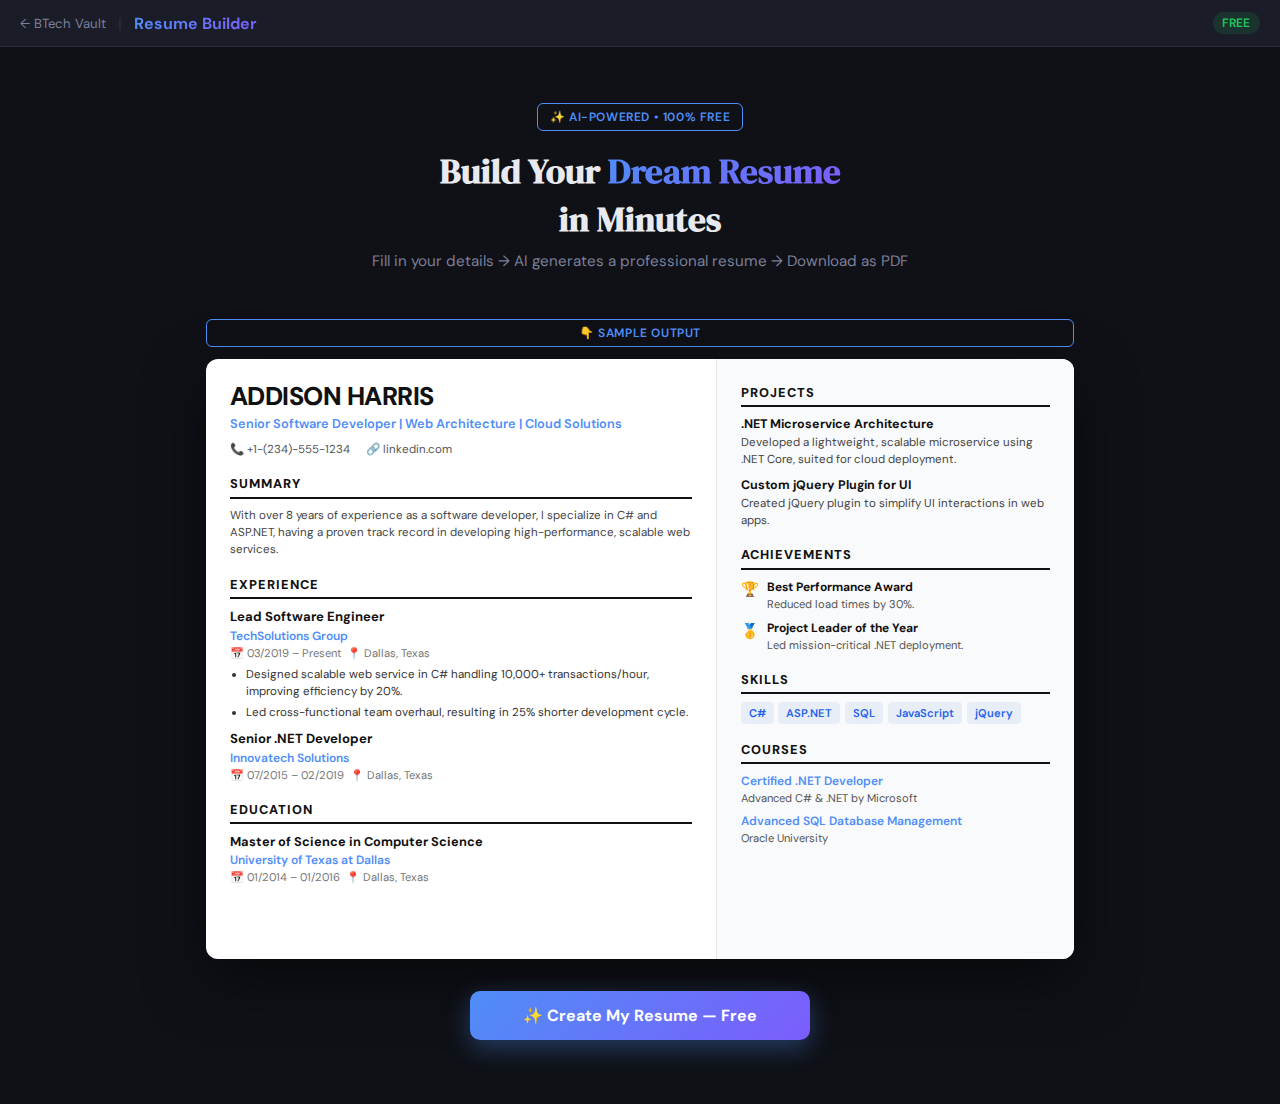
<file: resume-builder.html>
<!DOCTYPE html>
<html lang="en">
<head>
<meta charset="UTF-8"/>
<meta name="viewport" content="width=device-width, initial-scale=1.0"/>
<title>Free Resume Builder — BTech Vault</title>
<link href="https://fonts.googleapis.com/css2?family=DM+Sans:wght@400;500;600;700&family=DM+Serif+Display&display=swap" rel="stylesheet">
<style>
:root {
  --bg: #0f1117;
  --surface: #1a1d27;
  --card: #1f2335;
  --border: #2a2d3e;
  --accent: #4f8ef7;
  --accent2: #7c5cfc;
  --text: #e8eaf0;
  --muted: #7b7f99;
  --success: #22c55e;
  --font: 'DM Sans', sans-serif;
}
* { margin:0; padding:0; box-sizing:border-box; }
body { font-family:var(--font); background:var(--bg); color:var(--text); min-height:100vh; }

/* ── HEADER ── */
.header {
  background:var(--surface);
  border-bottom:1px solid var(--border);
  padding:0.75rem 1.25rem;
  display:flex; align-items:center; gap:0.75rem;
}
.header a { color:var(--muted); font-size:0.82rem; text-decoration:none; }
.header a:hover { color:var(--accent); }
.logo { font-weight:700; font-size:1rem; background:linear-gradient(135deg,var(--accent),var(--accent2)); -webkit-background-clip:text; -webkit-text-fill-color:transparent; }

/* ── STEPS ── */
#app { max-width:900px; margin:0 auto; padding:1.5rem 1rem 4rem; }

.step { display:none; }
.step.active { display:block; animation:fadeIn 0.3s ease; }
@keyframes fadeIn { from{opacity:0;transform:translateY(12px)} to{opacity:1;transform:translateY(0)} }

/* ── HERO (Step 0) ── */
.hero { text-align:center; padding:2rem 0 1rem; }
.hero h1 { font-family:'DM Serif Display'; font-size:2.2rem; margin-bottom:0.5rem; }
.hero h1 span { background:linear-gradient(135deg,var(--accent),var(--accent2)); -webkit-background-clip:text; -webkit-text-fill-color:transparent; }
.hero p { color:var(--muted); font-size:0.95rem; margin-bottom:2rem; }

.demo-badge {
  display:inline-block;
  background:linear-gradient(135deg,var(--accent)22,var(--accent2)22);
  border:1px solid var(--accent);
  border-radius:6px;
  padding:0.3rem 0.75rem;
  font-size:0.75rem;
  color:var(--accent);
  font-weight:600;
  margin-bottom:1rem;
  letter-spacing:0.05em;
}

/* ── DEMO RESUME PREVIEW ── */
.demo-wrap {
  background:#fff;
  border-radius:12px;
  overflow:hidden;
  box-shadow:0 20px 60px rgba(0,0,0,0.5);
  margin-bottom:2rem;
  font-family:'DM Sans',sans-serif;
  color:#1a1a2e;
  font-size:0.78rem;
  line-height:1.5;
}
.resume-inner { display:grid; grid-template-columns:1fr 0.7fr; min-height:600px; }
.resume-left { padding:1.5rem; border-right:1px solid #e5e7eb; }
.resume-right { padding:1.5rem; background:#f9fafb; }

.r-name { font-size:1.6rem; font-weight:800; color:#111; letter-spacing:-0.02em; text-transform:uppercase; line-height:1.1; }
.r-title { color:#4f8ef7; font-weight:600; font-size:0.8rem; margin:0.2rem 0 0.5rem; }
.r-contact { display:flex; gap:1rem; font-size:0.72rem; color:#555; margin-bottom:1rem; }
.r-section { margin-bottom:1rem; }
.r-section-title { font-size:0.8rem; font-weight:800; text-transform:uppercase; letter-spacing:0.08em; color:#111; border-bottom:2px solid #111; padding-bottom:0.2rem; margin-bottom:0.5rem; }
.r-job-title { font-size:0.82rem; font-weight:700; color:#111; }
.r-company { color:#4f8ef7; font-size:0.75rem; font-weight:600; }
.r-meta { font-size:0.7rem; color:#777; margin-bottom:0.3rem; }
.r-bullets { list-style:disc; padding-left:1rem; }
.r-bullets li { font-size:0.72rem; color:#333; margin-bottom:0.2rem; }
.r-proj-title { font-size:0.78rem; font-weight:700; color:#111; }
.r-proj-desc { font-size:0.72rem; color:#444; margin-bottom:0.5rem; }
.r-skill-row { display:flex; flex-wrap:wrap; gap:0.3rem; margin-bottom:0.3rem; }
.r-skill { background:#e8eef8; border-radius:4px; padding:0.15rem 0.5rem; font-size:0.7rem; font-weight:600; color:#2563eb; }
.r-ach { display:flex; gap:0.5rem; margin-bottom:0.4rem; align-items:flex-start; }
.r-ach-icon { font-size:0.9rem; flex-shrink:0; margin-top:0.1rem; }
.r-ach-title { font-size:0.75rem; font-weight:700; color:#111; }
.r-ach-desc { font-size:0.7rem; color:#555; }
.r-edu-deg { font-size:0.8rem; font-weight:700; color:#111; }
.r-edu-school { color:#4f8ef7; font-size:0.75rem; font-weight:600; }

/* ── CTA ── */
.cta-btn {
  display:block; width:100%; max-width:340px; margin:0 auto;
  background:linear-gradient(135deg,var(--accent),var(--accent2));
  color:#fff; border:none; border-radius:10px;
  padding:0.9rem; font-size:1rem; font-weight:700;
  cursor:pointer; font-family:var(--font);
  box-shadow:0 8px 24px rgba(79,142,247,0.35);
  transition:transform 0.15s,box-shadow 0.15s;
}
.cta-btn:hover { transform:translateY(-2px); box-shadow:0 12px 30px rgba(79,142,247,0.45); }

/* ── FORM ── */
.form-header { margin-bottom:1.5rem; }
.form-header h2 { font-size:1.4rem; font-weight:700; }
.form-header p { color:var(--muted); font-size:0.85rem; margin-top:0.25rem; }

.form-section {
  background:var(--card);
  border:1px solid var(--border);
  border-radius:12px;
  padding:1.25rem;
  margin-bottom:1rem;
}
.section-label {
  font-size:0.8rem; font-weight:700; text-transform:uppercase;
  letter-spacing:0.07em; color:var(--accent); margin-bottom:1rem;
  display:flex; align-items:center; gap:0.4rem;
}
.form-grid { display:grid; grid-template-columns:1fr 1fr; gap:0.75rem; }
.form-grid.one { grid-template-columns:1fr; }
@media(max-width:540px){ .form-grid { grid-template-columns:1fr; } }

label { font-size:0.78rem; color:var(--muted); font-weight:500; display:block; margin-bottom:0.3rem; }
input, textarea, select {
  width:100%; background:var(--surface);
  border:1px solid var(--border); border-radius:8px;
  padding:0.55rem 0.75rem; color:var(--text);
  font-size:0.85rem; font-family:var(--font);
  outline:none; transition:border-color 0.15s;
}
input:focus, textarea:focus { border-color:var(--accent); }
textarea { resize:vertical; min-height:70px; }

.add-btn {
  background:var(--surface); border:1px dashed var(--border);
  border-radius:8px; padding:0.5rem; width:100%;
  color:var(--accent); font-size:0.82rem; font-weight:600;
  cursor:pointer; font-family:var(--font);
  transition:background 0.15s, border-color 0.15s;
  margin-top:0.5rem;
}
.add-btn:hover { background:var(--card); border-color:var(--accent); }

.remove-btn {
  background:#ff444422; border:none; color:#ff6b6b;
  border-radius:6px; padding:0.25rem 0.6rem;
  font-size:0.75rem; cursor:pointer; font-family:var(--font);
  margin-top:0.4rem;
}

.repeat-item {
  background:var(--surface); border:1px solid var(--border);
  border-radius:8px; padding:0.85rem; margin-bottom:0.75rem;
  position:relative;
}
.repeat-item-header {
  display:flex; justify-content:space-between; align-items:center;
  margin-bottom:0.75rem;
}
.repeat-item-num {
  font-size:0.75rem; font-weight:700; color:var(--accent2);
  text-transform:uppercase; letter-spacing:0.05em;
}

.gen-btn {
  display:block; width:100%;
  background:linear-gradient(135deg,var(--accent),var(--accent2));
  color:#fff; border:none; border-radius:10px;
  padding:0.9rem; font-size:1rem; font-weight:700;
  cursor:pointer; font-family:var(--font);
  box-shadow:0 8px 24px rgba(79,142,247,0.3);
  margin-top:1.5rem;
  transition:transform 0.15s;
}
.gen-btn:hover { transform:translateY(-2px); }
.gen-btn:disabled { opacity:0.6; cursor:not-allowed; transform:none; }

.progress-bar {
  background:var(--surface); border:1px solid var(--border);
  border-radius:12px; padding:1.5rem; text-align:center;
  margin-top:1rem; display:none;
}
.progress-bar.show { display:block; }
.progress-text { color:var(--muted); font-size:0.88rem; margin-bottom:1rem; }
.bar-wrap { height:6px; background:var(--border); border-radius:3px; overflow:hidden; }
.bar-fill { height:100%; background:linear-gradient(90deg,var(--accent),var(--accent2)); border-radius:3px; width:0%; transition:width 0.4s ease; }

/* ── RESULT ── */
#resultResume {
  background:#fff; border-radius:12px;
  box-shadow:0 20px 60px rgba(0,0,0,0.5);
  padding:0; overflow:hidden;
  margin-bottom:1.5rem;
}
.result-actions {
  display:flex; gap:0.75rem; flex-wrap:wrap;
  margin-bottom:1.5rem;
}
.dl-btn {
  flex:1; min-width:140px;
  background:linear-gradient(135deg,var(--accent),var(--accent2));
  color:#fff; border:none; border-radius:10px;
  padding:0.8rem 1rem; font-size:0.92rem; font-weight:700;
  cursor:pointer; font-family:var(--font);
  display:flex; align-items:center; justify-content:center; gap:0.4rem;
  transition:transform 0.15s;
}
.dl-btn:hover { transform:translateY(-2px); }
.back-btn2 {
  background:var(--surface); border:1px solid var(--border);
  color:var(--text); border-radius:10px;
  padding:0.8rem 1rem; font-size:0.92rem; font-weight:600;
  cursor:pointer; font-family:var(--font);
  transition:background 0.15s;
}
.back-btn2:hover { background:var(--card); }

/* ── PRINT ── */
@media print {
  body * { visibility:hidden !important; }
  #printArea, #printArea * { visibility:visible !important; }
  #printArea {
    position:fixed; inset:0;
    background:#fff;
    padding:0; margin:0;
  }
}
</style>
</head>
<body>

<div class="header">
  <a href="index.html">← BTech Vault</a>
  <span style="color:var(--border)">|</span>
  <span class="logo">Resume Builder</span>
  <span style="margin-left:auto; font-size:0.75rem; background:#22c55e22; color:#22c55e; padding:0.2rem 0.6rem; border-radius:20px; font-weight:600;">FREE</span>
</div>

<div id="app">

  <!-- ══ STEP 0: DEMO ══ -->
  <div class="step active" id="step0">
    <div class="hero">
      <div class="demo-badge">✨ AI-POWERED • 100% FREE</div>
      <h1>Build Your <span>Dream Resume</span><br>in Minutes</h1>
      <p>Fill in your details → AI generates a professional resume → Download as PDF</p>
    </div>

    <div class="demo-badge" style="display:block;text-align:center;margin-bottom:0.75rem;">👇 SAMPLE OUTPUT</div>

    <!-- DEMO RESUME -->
    <div class="demo-wrap">
      <div class="resume-inner">
        <!-- LEFT -->
        <div class="resume-left">
          <div class="r-name">Addison Harris</div>
          <div class="r-title">Senior Software Developer | Web Architecture | Cloud Solutions</div>
          <div class="r-contact">
            <span>📞 +1-(234)-555-1234</span>
            <span>🔗 linkedin.com</span>
          </div>

          <div class="r-section">
            <div class="r-section-title">Summary</div>
            <p style="font-size:0.72rem;color:#444;">With over 8 years of experience as a software developer, I specialize in C# and ASP.NET, having a proven track record in developing high-performance, scalable web services.</p>
          </div>

          <div class="r-section">
            <div class="r-section-title">Experience</div>
            <div class="r-job-title">Lead Software Engineer</div>
            <div class="r-company">TechSolutions Group</div>
            <div class="r-meta">📅 03/2019 – Present &nbsp;📍 Dallas, Texas</div>
            <ul class="r-bullets">
              <li>Designed scalable web service in C# handling 10,000+ transactions/hour, improving efficiency by 20%.</li>
              <li>Led cross-functional team overhaul, resulting in 25% shorter development cycle.</li>
            </ul>
            <div style="margin-top:0.5rem;">
              <div class="r-job-title">Senior .NET Developer</div>
              <div class="r-company">Innovatech Solutions</div>
              <div class="r-meta">📅 07/2015 – 02/2019 &nbsp;📍 Dallas, Texas</div>
            </div>
          </div>

          <div class="r-section">
            <div class="r-section-title">Education</div>
            <div class="r-edu-deg">Master of Science in Computer Science</div>
            <div class="r-edu-school">University of Texas at Dallas</div>
            <div class="r-meta">📅 01/2014 – 01/2016 &nbsp;📍 Dallas, Texas</div>
          </div>
        </div>

        <!-- RIGHT -->
        <div class="resume-right">
          <div class="r-section">
            <div class="r-section-title">Projects</div>
            <div class="r-proj-title">.NET Microservice Architecture</div>
            <div class="r-proj-desc">Developed a lightweight, scalable microservice using .NET Core, suited for cloud deployment.</div>
            <div class="r-proj-title">Custom jQuery Plugin for UI</div>
            <div class="r-proj-desc">Created jQuery plugin to simplify UI interactions in web apps.</div>
          </div>

          <div class="r-section">
            <div class="r-section-title">Achievements</div>
            <div class="r-ach"><span class="r-ach-icon">🏆</span><div><div class="r-ach-title">Best Performance Award</div><div class="r-ach-desc">Reduced load times by 30%.</div></div></div>
            <div class="r-ach"><span class="r-ach-icon">🥇</span><div><div class="r-ach-title">Project Leader of the Year</div><div class="r-ach-desc">Led mission-critical .NET deployment.</div></div></div>
          </div>

          <div class="r-section">
            <div class="r-section-title">Skills</div>
            <div class="r-skill-row">
              <span class="r-skill">C#</span><span class="r-skill">ASP.NET</span><span class="r-skill">SQL</span><span class="r-skill">JavaScript</span><span class="r-skill">jQuery</span>
            </div>
          </div>

          <div class="r-section">
            <div class="r-section-title">Courses</div>
            <div class="r-company" style="font-size:0.75rem;">Certified .NET Developer</div>
            <div style="font-size:0.7rem;color:#555;margin-bottom:0.3rem;">Advanced C# & .NET by Microsoft</div>
            <div class="r-company" style="font-size:0.75rem;">Advanced SQL Database Management</div>
            <div style="font-size:0.7rem;color:#555;">Oracle University</div>
          </div>
        </div>
      </div>
    </div>

    <button class="cta-btn" onclick="goStep(1)">✨ Create My Resume — Free</button>
  </div>

  <!-- ══ STEP 1: FORM ══ -->
  <div class="step" id="step1">
    <div class="form-header">
      <h2>📝 Your Details</h2>
      <p>Fill in your info — AI will generate your resume in this exact style</p>
    </div>

    <!-- Personal -->
    <div class="form-section">
      <div class="section-label">👤 Personal Info</div>
      <div class="form-grid">
        <div><label>Full Name *</label><input id="f_name" placeholder="e.g. Ravi Kumar"/></div>
        <div><label>Job Title / Tagline *</label><input id="f_title" placeholder="e.g. Full Stack Developer | React | Node.js"/></div>
        <div><label>Phone</label><input id="f_phone" placeholder="+91-9876543210"/></div>
        <div><label>LinkedIn / Portfolio URL</label><input id="f_link" placeholder="linkedin.com/in/yourname"/></div>
        <div><label>Email</label><input id="f_email" placeholder="you@email.com"/></div>
        <div><label>Location</label><input id="f_location" placeholder="Hyderabad, India"/></div>
      </div>
      <div style="margin-top:0.75rem;"><label>Professional Summary *</label><textarea id="f_summary" placeholder="Write 3-4 lines about yourself, your experience, and what you bring to the table..."></textarea></div>
    </div>

    <!-- Experience -->
    <div class="form-section">
      <div class="section-label">💼 Work Experience</div>
      <div id="expList"></div>
      <button class="add-btn" onclick="addExp()">+ Add Experience</button>
    </div>

    <!-- Education -->
    <div class="form-section">
      <div class="section-label">🎓 Education</div>
      <div id="eduList"></div>
      <button class="add-btn" onclick="addEdu()">+ Add Education</button>
    </div>

    <!-- Projects -->
    <div class="form-section">
      <div class="section-label">🚀 Projects</div>
      <div id="projList"></div>
      <button class="add-btn" onclick="addProj()">+ Add Project</button>
    </div>

    <!-- Skills -->
    <div class="form-section">
      <div class="section-label">⚡ Skills</div>
      <div class="form-grid one">
        <div><label>Skills (comma separated)</label><input id="f_skills" placeholder="Python, React, Node.js, MySQL, Git, Docker"/></div>
      </div>
    </div>

    <!-- Achievements -->
    <div class="form-section">
      <div class="section-label">🏆 Achievements</div>
      <div id="achList"></div>
      <button class="add-btn" onclick="addAch()">+ Add Achievement</button>
    </div>

    <!-- Courses / Certifications -->
    <div class="form-section">
      <div class="section-label">📜 Courses / Certifications</div>
      <div id="courseList"></div>
      <button class="add-btn" onclick="addCourse()">+ Add Course</button>
    </div>

    <!-- Passions -->
    <div class="form-section">
      <div class="section-label">💡 Passions / Interests (optional)</div>
      <div class="form-grid one">
        <div><label>What are you passionate about?</label><textarea id="f_passions" placeholder="e.g. Open source development, AI research, hackathons..." style="min-height:55px;"></textarea></div>
      </div>
    </div>

    <div id="progressBar" class="progress-bar">
      <div class="progress-text" id="progressText">🤖 AI is building your resume...</div>
      <div class="bar-wrap"><div class="bar-fill" id="barFill"></div></div>
    </div>

    <button class="gen-btn" id="genBtn" onclick="generateResume()">🚀 Generate My Resume</button>
  </div>

  <!-- ══ STEP 2: RESULT ══ -->
  <div class="step" id="step2">
    <div style="display:flex;align-items:center;justify-content:space-between;margin-bottom:1rem;flex-wrap:wrap;gap:0.5rem;">
      <div>
        <h2 style="font-size:1.3rem;font-weight:700;">✅ Your Resume is Ready!</h2>
        <p style="color:var(--muted);font-size:0.82rem;">Download as PDF or go back to edit</p>
      </div>
    </div>
    <div class="result-actions">
      <button class="dl-btn" onclick="downloadPDF()">⬇️ Download PDF</button>
      <button class="back-btn2" onclick="goStep(1)">✏️ Edit Details</button>
      <button class="back-btn2" onclick="goStep(0)">🏠 Home</button>
    </div>
    <div id="resultResume"></div>
    <div id="printArea" style="display:none;"></div>
  </div>

</div><!-- /app -->

<script>
// ── STATE ──
let expCount=0, eduCount=0, projCount=0, achCount=0, courseCount=0;

function goStep(n) {
  document.querySelectorAll('.step').forEach(s=>s.classList.remove('active'));
  document.getElementById('step'+n).classList.add('active');
  window.scrollTo({top:0,behavior:'smooth'});
}

// ── DYNAMIC ROWS ──
function addExp() {
  expCount++;
  const d = document.createElement('div');
  d.className = 'repeat-item'; d.id = 'exp'+expCount;
  d.innerHTML = `
    <div class="repeat-item-header">
      <span class="repeat-item-num">Experience #${expCount}</span>
      <button class="remove-btn" onclick="this.closest('.repeat-item').remove()">✕ Remove</button>
    </div>
    <div class="form-grid">
      <div><label>Job Title</label><input placeholder="e.g. Software Engineer"/></div>
      <div><label>Company</label><input placeholder="e.g. Google"/></div>
      <div><label>Start Date</label><input placeholder="Jan 2021"/></div>
      <div><label>End Date</label><input placeholder="Present"/></div>
      <div><label>Location</label><input placeholder="Bangalore, India"/></div>
    </div>
    <div style="margin-top:0.6rem;"><label>Key Responsibilities / Achievements (one per line)</label>
    <textarea placeholder="• Built REST APIs using Node.js&#10;• Improved app performance by 40%&#10;• Led team of 5 developers"></textarea></div>`;
  document.getElementById('expList').appendChild(d);
}

function addEdu() {
  eduCount++;
  const d = document.createElement('div');
  d.className = 'repeat-item';
  d.innerHTML = `
    <div class="repeat-item-header">
      <span class="repeat-item-num">Education #${eduCount}</span>
      <button class="remove-btn" onclick="this.closest('.repeat-item').remove()">✕ Remove</button>
    </div>
    <div class="form-grid">
      <div><label>Degree</label><input placeholder="B.Tech in Computer Science"/></div>
      <div><label>Institution</label><input placeholder="JNTU Hyderabad"/></div>
      <div><label>Start Year</label><input placeholder="2018"/></div>
      <div><label>End Year</label><input placeholder="2022"/></div>
      <div><label>Location</label><input placeholder="Hyderabad"/></div>
      <div><label>Grade / CGPA (optional)</label><input placeholder="8.5 CGPA"/></div>
    </div>`;
  document.getElementById('eduList').appendChild(d);
}

function addProj() {
  projCount++;
  const d = document.createElement('div');
  d.className = 'repeat-item';
  d.innerHTML = `
    <div class="repeat-item-header">
      <span class="repeat-item-num">Project #${projCount}</span>
      <button class="remove-btn" onclick="this.closest('.repeat-item').remove()">✕ Remove</button>
    </div>
    <div class="form-grid">
      <div><label>Project Name</label><input placeholder="BTech Vault"/></div>
      <div><label>Tech Stack</label><input placeholder="React, Firebase, Cloudinary"/></div>
      <div><label>Link (optional)</label><input placeholder="github.com/..."/></div>
    </div>
    <div style="margin-top:0.6rem;"><label>Description</label>
    <textarea placeholder="What did you build? What problem does it solve?"></textarea></div>`;
  document.getElementById('projList').appendChild(d);
}

function addAch() {
  achCount++;
  const d = document.createElement('div');
  d.className = 'repeat-item';
  d.innerHTML = `
    <div class="repeat-item-header">
      <span class="repeat-item-num">Achievement #${achCount}</span>
      <button class="remove-btn" onclick="this.closest('.repeat-item').remove()">✕ Remove</button>
    </div>
    <div class="form-grid">
      <div><label>Title</label><input placeholder="Best Performer Award"/></div>
      <div><label>Icon (emoji)</label><input placeholder="🏆" maxlength="5"/></div>
    </div>
    <div style="margin-top:0.6rem;"><label>Description</label>
    <textarea placeholder="Brief description..." style="min-height:50px;"></textarea></div>`;
  document.getElementById('achList').appendChild(d);
}

function addCourse() {
  courseCount++;
  const d = document.createElement('div');
  d.className = 'repeat-item';
  d.innerHTML = `
    <div class="repeat-item-header">
      <span class="repeat-item-num">Course #${courseCount}</span>
      <button class="remove-btn" onclick="this.closest('.repeat-item').remove()">✕ Remove</button>
    </div>
    <div class="form-grid">
      <div><label>Course / Certification Name</label><input placeholder="AWS Certified Developer"/></div>
      <div><label>Provider</label><input placeholder="Amazon Web Services"/></div>
    </div>
    <div style="margin-top:0.6rem;"><label>Description (optional)</label>
    <textarea placeholder="What you learned..." style="min-height:50px;"></textarea></div>`;
  document.getElementById('courseList').appendChild(d);
}

// Add defaults
addExp(); addEdu(); addProj(); addAch(); addCourse();

// ── COLLECT DATA ──
function collectData() {
  const get = id => document.getElementById(id)?.value?.trim() || '';

  const exps = [...document.querySelectorAll('#expList .repeat-item')].map(el => {
    const ins = el.querySelectorAll('input');
    const ta = el.querySelector('textarea');
    return { title:ins[0]?.value||'', company:ins[1]?.value||'', start:ins[2]?.value||'', end:ins[3]?.value||'', location:ins[4]?.value||'', bullets:ta?.value||'' };
  });

  const edus = [...document.querySelectorAll('#eduList .repeat-item')].map(el => {
    const ins = el.querySelectorAll('input');
    return { degree:ins[0]?.value||'', institution:ins[1]?.value||'', start:ins[2]?.value||'', end:ins[3]?.value||'', location:ins[4]?.value||'', grade:ins[5]?.value||'' };
  });

  const projs = [...document.querySelectorAll('#projList .repeat-item')].map(el => {
    const ins = el.querySelectorAll('input');
    const ta = el.querySelector('textarea');
    return { name:ins[0]?.value||'', stack:ins[1]?.value||'', link:ins[2]?.value||'', desc:ta?.value||'' };
  });

  const achs = [...document.querySelectorAll('#achList .repeat-item')].map(el => {
    const ins = el.querySelectorAll('input');
    const ta = el.querySelector('textarea');
    return { title:ins[0]?.value||'', icon:ins[1]?.value||'🏆', desc:ta?.value||'' };
  });

  const courses = [...document.querySelectorAll('#courseList .repeat-item')].map(el => {
    const ins = el.querySelectorAll('input');
    const ta = el.querySelector('textarea');
    return { name:ins[0]?.value||'', provider:ins[1]?.value||'', desc:ta?.value||'' };
  });

  return {
    name: get('f_name'), title: get('f_title'), phone: get('f_phone'),
    link: get('f_link'), email: get('f_email'), location: get('f_location'),
    summary: get('f_summary'), skills: get('f_skills'), passions: get('f_passions'),
    experience: exps, education: edus, projects: projs,
    achievements: achs, courses
  };
}

// ── GENERATE (pure JS template — no API needed) ──
function generateResume() {
  const data = collectData();
  if (!data.name || !data.title || !data.summary) {
    alert('Please fill in at least: Name, Title, and Summary'); return;
  }

  const btn = document.getElementById('genBtn');
  const pb  = document.getElementById('progressBar');
  const bf  = document.getElementById('barFill');
  const pt  = document.getElementById('progressText');

  btn.disabled = true;
  pb.classList.add('show');

  // Animate progress bar
  const steps = [
    [20,  '📋 Reading your details...'],
    [50,  '🎨 Building layout...'],
    [80,  '✍️ Filling in content...'],
    [100, '✅ Resume ready!'],
  ];
  let si = 0;
  const interval = setInterval(() => {
    if (si < steps.length) { bf.style.width = steps[si][0]+'%'; pt.textContent = steps[si][1]; si++; }
    else clearInterval(interval);
  }, 400);

  setTimeout(() => {
    clearInterval(interval);
    const html = buildResumeHTML(data);
    document.getElementById('resultResume').innerHTML = html;
    document.getElementById('printArea').innerHTML = html;
    pb.classList.remove('show');
    btn.disabled = false;
    goStep(2);
  }, 2200);
}

function e(s){ return String(s||'').replace(/&/g,'&amp;').replace(/</g,'&lt;').replace(/>/g,'&gt;'); }

function buildResumeHTML(d) {
  // ── Experience ──
  const expHTML = d.experience.filter(x=>x.title||x.company).map(x => {
    const bullets = (x.bullets||'').split('\n').map(b=>b.replace(/^[•\-\*]\s*/,'')).filter(Boolean);
    return `
      <div style="margin-bottom:0.9rem;">
        <div style="font-size:0.92rem;font-weight:700;color:#111;">${e(x.title)}</div>
        <div style="color:#4f8ef7;font-size:0.8rem;font-weight:600;">${e(x.company)}</div>
        <div style="font-size:0.72rem;color:#777;margin-bottom:0.3rem;">
          ${x.start||x.end ? `📅 ${e(x.start)}${x.end?' – '+e(x.end):''}` : ''}
          ${x.location ? ` &nbsp;📍 ${e(x.location)}` : ''}
        </div>
        ${bullets.length ? `<ul style="padding-left:1.1rem;margin:0;">${bullets.map(b=>`<li style="font-size:0.74rem;color:#333;margin-bottom:0.2rem;">${e(b)}</li>`).join('')}</ul>` : ''}
      </div>`;
  }).join('');

  // ── Education ──
  const eduHTML = d.education.filter(x=>x.degree||x.institution).map(x => `
    <div style="margin-bottom:0.75rem;">
      <div style="font-size:0.85rem;font-weight:700;color:#111;">${e(x.degree)}</div>
      <div style="color:#4f8ef7;font-size:0.78rem;font-weight:600;">${e(x.institution)}</div>
      <div style="font-size:0.72rem;color:#777;">
        ${x.start||x.end ? `📅 ${e(x.start)}${x.end?' – '+e(x.end):''}` : ''}
        ${x.location ? ` &nbsp;📍 ${e(x.location)}` : ''}
        ${x.grade ? ` &nbsp;🎓 ${e(x.grade)}` : ''}
      </div>
    </div>`).join('');

  // ── Projects ──
  const projHTML = d.projects.filter(x=>x.name).map(x => `
    <div style="margin-bottom:0.7rem;">
      <div style="font-size:0.82rem;font-weight:700;color:#111;">${e(x.name)}${x.link?` <span style="font-size:0.7rem;color:#4f8ef7;">🔗 ${e(x.link)}</span>`:''}</div>
      ${x.stack ? `<div style="font-size:0.7rem;color:#4f8ef7;font-weight:600;margin-bottom:0.15rem;">${e(x.stack)}</div>` : ''}
      <div style="font-size:0.73rem;color:#444;">${e(x.desc)}</div>
    </div>`).join('');

  // ── Achievements ──
  const achHTML = d.achievements.filter(x=>x.title).map(x => `
    <div style="display:flex;gap:0.5rem;margin-bottom:0.5rem;align-items:flex-start;">
      <span style="font-size:1rem;flex-shrink:0;">${x.icon||'🏆'}</span>
      <div>
        <div style="font-size:0.78rem;font-weight:700;color:#111;">${e(x.title)}</div>
        <div style="font-size:0.72rem;color:#555;">${e(x.desc)}</div>
      </div>
    </div>`).join('');

  // ── Skills ──
  const skillsHTML = (d.skills||'').split(',').map(s=>s.trim()).filter(Boolean)
    .map(s=>`<span style="background:#e8eef8;border-radius:4px;padding:0.18rem 0.55rem;font-size:0.72rem;font-weight:600;color:#2563eb;margin:0.15rem;">${e(s)}</span>`).join('');

  // ── Courses ──
  const courseHTML = d.courses.filter(x=>x.name).map(x => `
    <div style="margin-bottom:0.5rem;">
      <div style="color:#4f8ef7;font-size:0.78rem;font-weight:600;">${e(x.name)}</div>
      ${x.provider ? `<div style="font-size:0.7rem;color:#555;">${e(x.provider)}</div>` : ''}
      ${x.desc ? `<div style="font-size:0.7rem;color:#666;">${e(x.desc)}</div>` : ''}
    </div>`).join('');

  // ── Passions ──
  const passionHTML = d.passions ? `
    <div style="margin-bottom:1rem;">
      <div style="font-size:0.8rem;font-weight:800;text-transform:uppercase;letter-spacing:0.08em;color:#111;border-bottom:2px solid #111;padding-bottom:0.2rem;margin-bottom:0.5rem;">PASSIONS</div>
      <div style="font-size:0.74rem;color:#444;">${e(d.passions)}</div>
    </div>` : '';

  return `
<link href="https://fonts.googleapis.com/css2?family=DM+Sans:wght@400;600;700;800&display=swap" rel="stylesheet">
<div style="font-family:'DM Sans',sans-serif;background:#fff;color:#111;display:grid;grid-template-columns:1fr 0.72fr;min-height:297mm;font-size:13px;line-height:1.5;">

  <!-- LEFT COLUMN -->
  <div style="padding:2rem 1.5rem;border-right:1px solid #e5e7eb;">
    <div style="font-size:2rem;font-weight:800;color:#111;text-transform:uppercase;letter-spacing:-0.02em;line-height:1.1;">${e(d.name)}</div>
    <div style="color:#4f8ef7;font-weight:600;font-size:0.85rem;margin:0.25rem 0 0.5rem;">${e(d.title)}</div>
    <div style="display:flex;flex-wrap:wrap;gap:0.75rem;font-size:0.75rem;color:#555;margin-bottom:1.25rem;">
      ${d.phone ? `<span>📞 ${e(d.phone)}</span>` : ''}
      ${d.email ? `<span>✉️ ${e(d.email)}</span>` : ''}
      ${d.link  ? `<span>🔗 ${e(d.link)}</span>`  : ''}
      ${d.location ? `<span>📍 ${e(d.location)}</span>` : ''}
    </div>

    ${d.summary ? `
    <div style="margin-bottom:1rem;">
      <div style="font-size:0.8rem;font-weight:800;text-transform:uppercase;letter-spacing:0.08em;color:#111;border-bottom:2px solid #111;padding-bottom:0.2rem;margin-bottom:0.5rem;">SUMMARY</div>
      <p style="font-size:0.76rem;color:#444;line-height:1.6;">${e(d.summary)}</p>
    </div>` : ''}

    ${expHTML ? `
    <div style="margin-bottom:1rem;">
      <div style="font-size:0.8rem;font-weight:800;text-transform:uppercase;letter-spacing:0.08em;color:#111;border-bottom:2px solid #111;padding-bottom:0.2rem;margin-bottom:0.6rem;">EXPERIENCE</div>
      ${expHTML}
    </div>` : ''}

    ${eduHTML ? `
    <div style="margin-bottom:1rem;">
      <div style="font-size:0.8rem;font-weight:800;text-transform:uppercase;letter-spacing:0.08em;color:#111;border-bottom:2px solid #111;padding-bottom:0.2rem;margin-bottom:0.6rem;">EDUCATION</div>
      ${eduHTML}
    </div>` : ''}
  </div>

  <!-- RIGHT COLUMN -->
  <div style="padding:2rem 1.25rem;background:#f9fafb;">

    ${projHTML ? `
    <div style="margin-bottom:1rem;">
      <div style="font-size:0.8rem;font-weight:800;text-transform:uppercase;letter-spacing:0.08em;color:#111;border-bottom:2px solid #111;padding-bottom:0.2rem;margin-bottom:0.5rem;">PROJECTS</div>
      ${projHTML}
    </div>` : ''}

    ${achHTML ? `
    <div style="margin-bottom:1rem;">
      <div style="font-size:0.8rem;font-weight:800;text-transform:uppercase;letter-spacing:0.08em;color:#111;border-bottom:2px solid #111;padding-bottom:0.2rem;margin-bottom:0.5rem;">ACHIEVEMENTS</div>
      ${achHTML}
    </div>` : ''}

    ${skillsHTML ? `
    <div style="margin-bottom:1rem;">
      <div style="font-size:0.8rem;font-weight:800;text-transform:uppercase;letter-spacing:0.08em;color:#111;border-bottom:2px solid #111;padding-bottom:0.2rem;margin-bottom:0.5rem;">SKILLS</div>
      <div style="display:flex;flex-wrap:wrap;">${skillsHTML}</div>
    </div>` : ''}

    ${courseHTML ? `
    <div style="margin-bottom:1rem;">
      <div style="font-size:0.8rem;font-weight:800;text-transform:uppercase;letter-spacing:0.08em;color:#111;border-bottom:2px solid #111;padding-bottom:0.2rem;margin-bottom:0.5rem;">COURSES</div>
      ${courseHTML}
    </div>` : ''}

    ${passionHTML}
  </div>
</div>`;
}

// ── DOWNLOAD PDF ──
function downloadPDF() {
  const printArea = document.getElementById('printArea');
  printArea.style.display = 'block';
  window.print();
  setTimeout(() => { printArea.style.display = 'none'; }, 1000);
}
</script>
</body>
</html>
</file>
